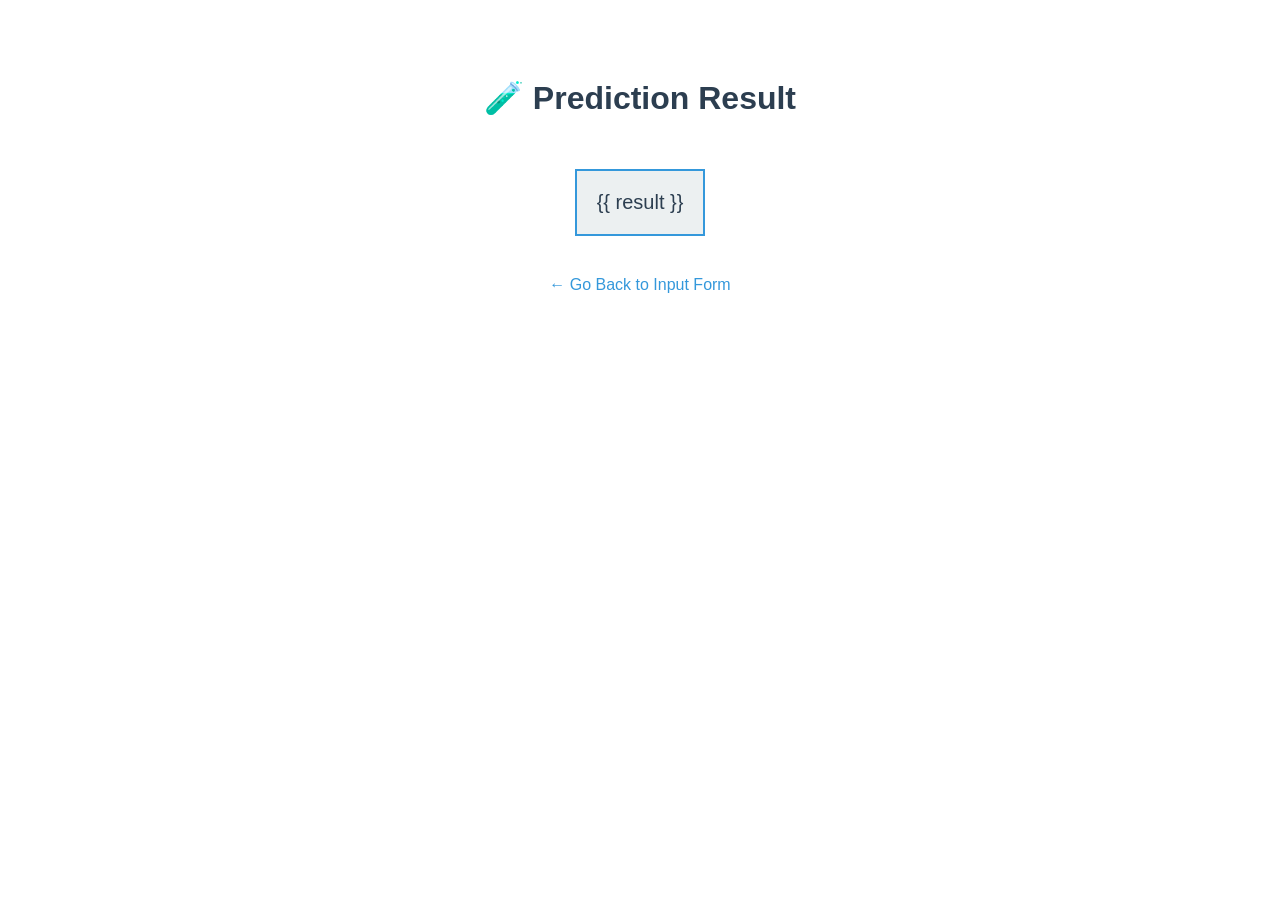
<file: Livercirrhosisprediction/Flask/templates/inner-page.html>
<!DOCTYPE html>
<html lang="en">
<head>
  <meta charset="UTF-8">
  <title>Prediction Result</title>
  <style>
    body {
      font-family: Arial, sans-serif;
      text-align: center;
      padding: 50px;
    }
    h1 {
      color: #2c3e50;
    }
    .result-box {
      margin-top: 30px;
      padding: 20px;
      border: 2px solid #3498db;
      display: inline-block;
      background-color: #ecf0f1;
      font-size: 20px;
      color: #2c3e50;
    }
    a {
      display: block;
      margin-top: 40px;
      text-decoration: none;
      color: #3498db;
      font-size: 16px;
    }
    a:hover {
      color: #2980b9;
    }
  </style>
</head>
<body>
  <h1>🧪 Prediction Result</h1>
  <div class="result-box">
    {{ result }}
  </div>
  <a href="/">← Go Back to Input Form</a>
</body>
</html>
</file>
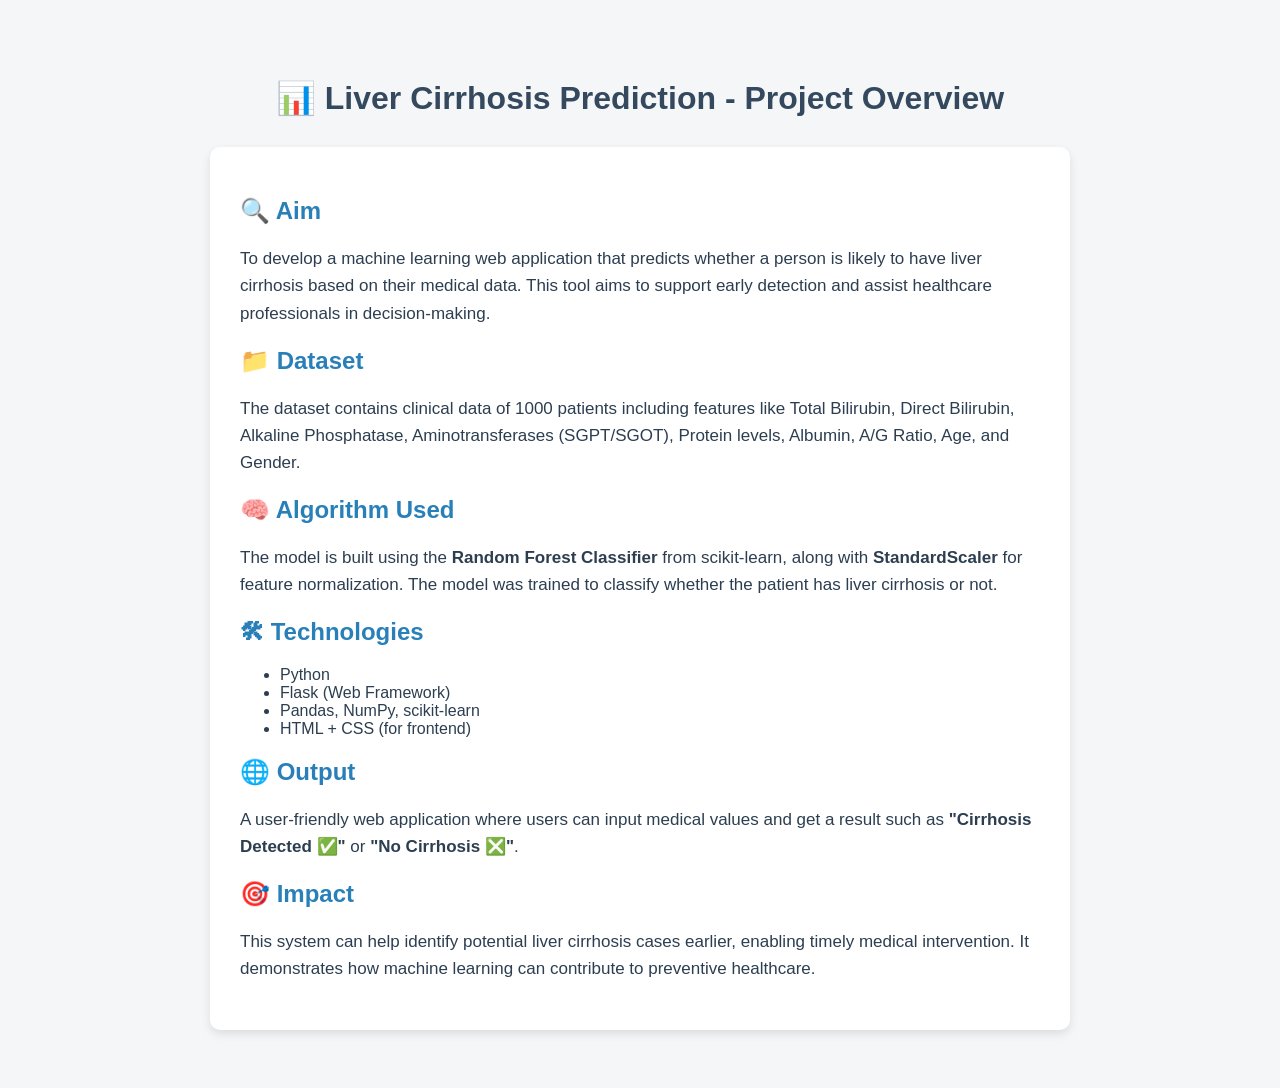
<file: Livercirrhosisprediction/Flask/templates/portfolio-details.html>
<!DOCTYPE html>
<html lang="en">
<head>
  <meta charset="UTF-8">
  <title>Liver Cirrhosis Prediction - Project Details</title>
  <style>
    body {
      font-family: Arial, sans-serif;
      padding: 50px;
      background-color: #f4f6f8;
      color: #2c3e50;
    }
    h1 {
      text-align: center;
      color: #34495e;
    }
    section {
      margin-top: 30px;
      max-width: 800px;
      margin-left: auto;
      margin-right: auto;
      background: white;
      padding: 30px;
      border-radius: 10px;
      box-shadow: 0 4px 10px rgba(0,0,0,0.1);
    }
    h2 {
      color: #2980b9;
    }
    p {
      line-height: 1.6;
      font-size: 17px;
    }
  </style>
</head>
<body>
  <h1>📊 Liver Cirrhosis Prediction - Project Overview</h1>

  <section>
    <h2>🔍 Aim</h2>
    <p>
      To develop a machine learning web application that predicts whether a person is likely to have liver cirrhosis based on their medical data. This tool aims to support early detection and assist healthcare professionals in decision-making.
    </p>

    <h2>📁 Dataset</h2>
    <p>
      The dataset contains clinical data of 1000 patients including features like Total Bilirubin, Direct Bilirubin, Alkaline Phosphatase, Aminotransferases (SGPT/SGOT), Protein levels, Albumin, A/G Ratio, Age, and Gender.
    </p>

    <h2>🧠 Algorithm Used</h2>
    <p>
      The model is built using the <strong>Random Forest Classifier</strong> from scikit-learn, along with <strong>StandardScaler</strong> for feature normalization. The model was trained to classify whether the patient has liver cirrhosis or not.
    </p>

    <h2>🛠 Technologies</h2>
    <p>
      <ul>
        <li>Python</li>
        <li>Flask (Web Framework)</li>
        <li>Pandas, NumPy, scikit-learn</li>
        <li>HTML + CSS (for frontend)</li>
      </ul>
    </p>

    <h2>🌐 Output</h2>
    <p>
      A user-friendly web application where users can input medical values and get a result such as <strong>"Cirrhosis Detected ✅"</strong> or <strong>"No Cirrhosis ❎"</strong>.
    </p>

    <h2>🎯 Impact</h2>
    <p>
      This system can help identify potential liver cirrhosis cases earlier, enabling timely medical intervention. It demonstrates how machine learning can contribute to preventive healthcare.
    </p>
  </section>
</body>
</html>
</file>
